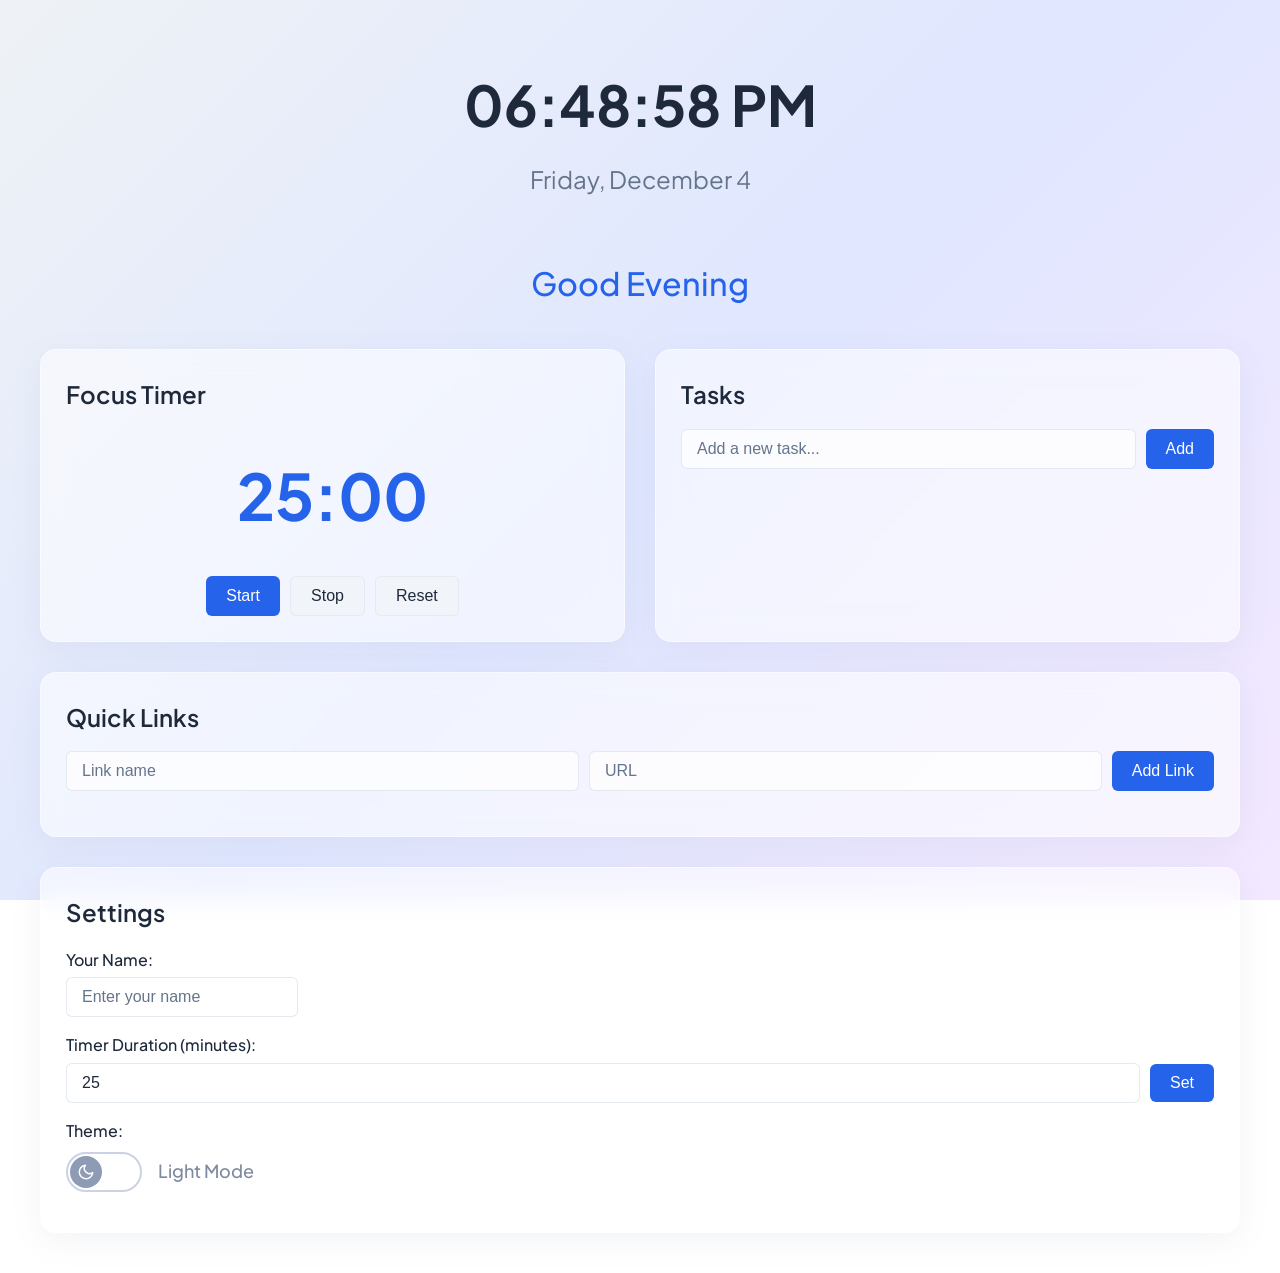
<file: index.html>
<!DOCTYPE html>
<html lang="en">
<head>
    <meta charset="UTF-8">
    <meta name="viewport" content="width=device-width, initial-scale=1.0">
    <meta name="description" content="To-Do List Life Dashboard - A personal productivity dashboard with time display, Pomodoro timer, task management, and quick links">
    <meta name="theme-color" content="#ffffff">
    <title>To-Do Life Dashboard</title>
    <link rel="preconnect" href="https://fonts.googleapis.com">
    <link rel="preconnect" href="https://fonts.gstatic.com" crossorigin>
    <link href="https://fonts.googleapis.com/css2?family=Plus+Jakarta+Sans:wght@300;400;500;600;700;800&display=swap" rel="stylesheet">
    <link rel="stylesheet" href="css/styles.css">
</head>
<body>
    <div class="dashboard">
        <!-- Time and Date Display -->
        <header class="time-section">
            <div class="time-display" id="timeDisplay">12:00:00 AM</div>
            <div class="date-display" id="dateDisplay">Monday, January 1</div>
        </header>

        <!-- Greeting Module -->
        <section class="greeting-section">
            <h1 class="greeting" id="greeting">Good Morning</h1>
        </section>

        <!-- Main Content Area -->
        <main class="main-content">
            <!-- Focus Timer Module -->
            <section class="timer-section">
                <h2 class="section-title">Focus Timer</h2>
                <div class="timer-display" id="timerDisplay">25:00</div>
                <div class="timer-controls">
                    <button class="btn btn-primary" id="timerStart" aria-label="Start timer">Start</button>
                    <button class="btn btn-secondary" id="timerStop" aria-label="Stop timer">Stop</button>
                    <button class="btn btn-secondary" id="timerReset" aria-label="Reset timer">Reset</button>
                </div>
            </section>

            <!-- Task Manager Module -->
            <section class="task-section">
                <h2 class="section-title">Tasks</h2>
                <div class="task-input-container">
                    <input 
                        type="text" 
                        id="taskInput" 
                        class="input-field" 
                        placeholder="Add a new task..."
                        maxlength="500"
                        aria-label="New task input"
                    >
                    <button class="btn btn-primary" id="taskAddBtn" aria-label="Add task">Add</button>
                </div>
                <ul class="task-list" id="taskList" aria-live="polite"></ul>
            </section>
        </main>

        <!-- Quick Links Module -->
        <section class="links-section">
            <h2 class="section-title">Quick Links</h2>
            <div class="links-input-container">
                <input 
                    type="text" 
                    id="linkName" 
                    class="input-field" 
                    placeholder="Link name"
                    maxlength="50"
                    aria-label="Link name input"
                >
                <input 
                    type="text" 
                    id="linkUrl" 
                    class="input-field" 
                    placeholder="URL"
                    maxlength="2000"
                    aria-label="Link URL input"
                >
                <button class="btn btn-primary" id="linkAddBtn" aria-label="Add link">Add Link</button>
            </div>
            <div class="links-list" id="linksList"></div>
        </section>

        <!-- Settings Panel & Theme Switcher -->
        <aside class="settings-section">
            <h2 class="section-title">Settings</h2>
            <div class="settings-group">
                <label for="userNameInput">Your Name:</label>
                <input 
                    type="text" 
                    id="userNameInput" 
                    class="input-field" 
                    placeholder="Enter your name"
                    maxlength="50"
                    aria-label="User name input"
                >
            </div>
            <div class="settings-group">
                <label for="timerDurationInput">Timer Duration (minutes):</label>
                <div style="display: flex; gap: 10px; align-items: center;">
                    <input 
                        type="number" 
                        id="timerDurationInput" 
                        class="input-field" 
                        placeholder="25"
                        min="1"
                        max="120"
                        aria-label="Timer duration input"
                        style="flex: 1;"
                    >
                    <button class="btn btn-primary" id="setTimerBtn" aria-label="Set to timer">Set</button>
                </div>
            </div>
            <div class="settings-group">
                <label for="themeToggle">Theme:</label>
                <div class="theme-toggle-wrapper">
                    <button type="button" id="themeToggle" class="theme-toggle-btn" aria-label="Toggle theme" aria-live="polite">
                        <span class="toggle-thumb">
                            <!-- Moon Icon (for Light Mode) -->
                            <svg class="icon icon-moon" viewBox="0 0 24 24" width="16" height="16" fill="none" stroke="currentColor" stroke-width="2" stroke-linecap="round" stroke-linejoin="round">
                                <path d="M21 12.79A9 9 0 1 1 11.21 3 7 7 0 0 0 21 12.79z"></path>
                            </svg>
                            <!-- Sun Icon (for Dark Mode) -->
                            <svg class="icon icon-sun" viewBox="0 0 24 24" width="16" height="16" fill="none" stroke="currentColor" stroke-width="2" stroke-linecap="round" stroke-linejoin="round">
                                <circle cx="12" cy="12" r="5"></circle>
                                <line x1="12" y1="1" x2="12" y2="3"></line>
                                <line x1="12" y1="21" x2="12" y2="23"></line>
                                <line x1="4.22" y1="4.22" x2="5.64" y2="5.64"></line>
                                <line x1="18.36" y1="18.36" x2="19.78" y2="19.78"></line>
                                <line x1="1" y1="12" x2="3" y2="12"></line>
                                <line x1="21" y1="12" x2="23" y2="12"></line>
                                <line x1="4.22" y1="19.78" x2="5.64" y2="18.36"></line>
                                <line x1="18.36" y1="5.64" x2="19.78" y2="4.22"></line>
                            </svg>
                        </span>
                    </button>
                    <span class="theme-label-text" id="themeLabelText">Light Mode</span>
                </div>
            </div>
        </aside>
    </div>

    <script src="js/app.js"></script>
</body>
</html>
</file>
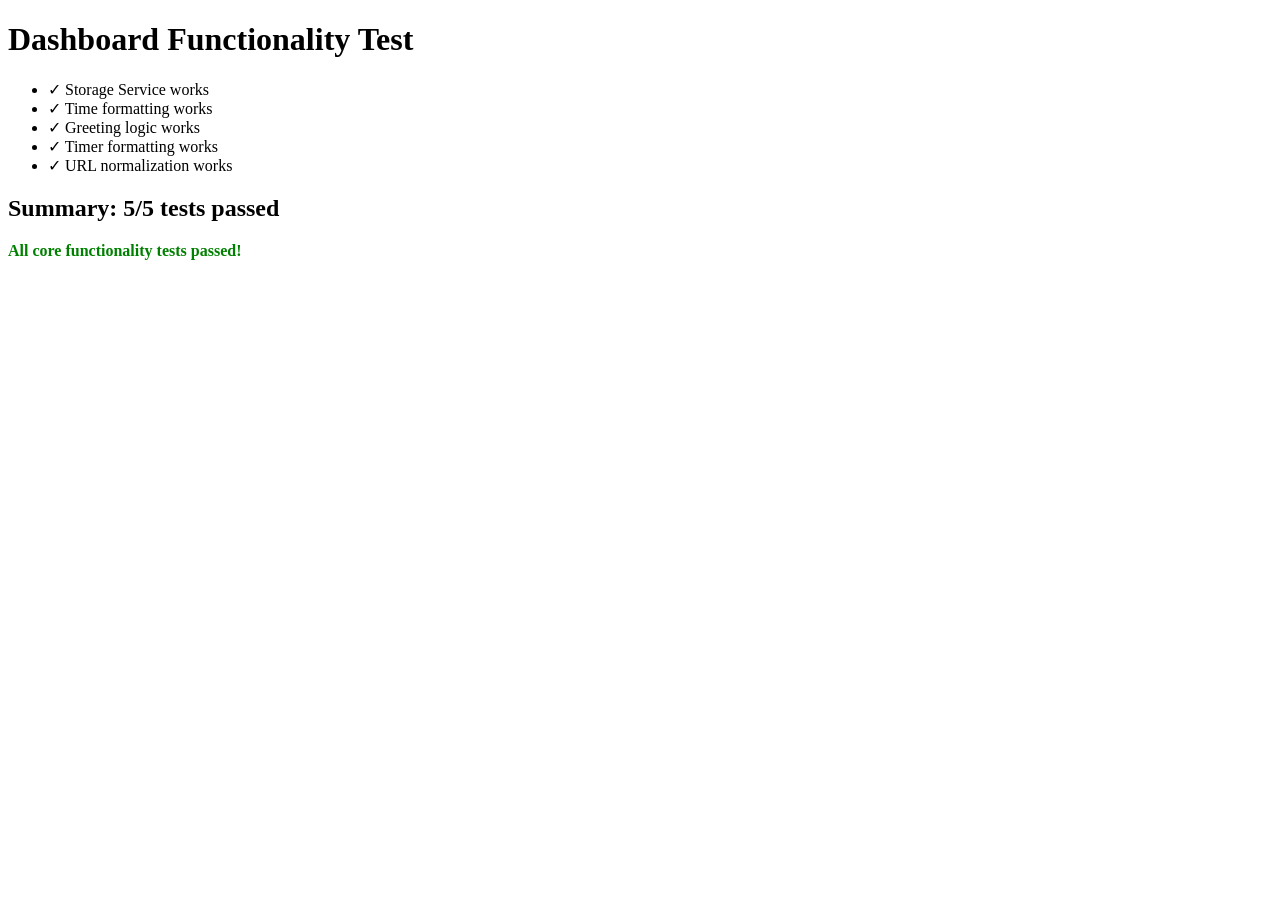
<file: test-dashboard.html>
<!DOCTYPE html>
<html lang="en">
<head>
    <meta charset="UTF-8">
    <meta name="viewport" content="width=device-width, initial-scale=1.0">
    <title>Dashboard Test</title>
</head>
<body>
    <h1>Dashboard Functionality Test</h1>
    <div id="test-results"></div>
    
    <script>
        // Simple test to verify modules are working
        const results = [];
        
        // Test 1: Storage Service
        try {
            const testKey = 'test-key';
            const testValue = { data: 'test' };
            localStorage.setItem(testKey, JSON.stringify(testValue));
            const retrieved = JSON.parse(localStorage.getItem(testKey));
            localStorage.removeItem(testKey);
            
            if (retrieved.data === 'test') {
                results.push('✓ Storage Service works');
            } else {
                results.push('✗ Storage Service failed');
            }
        } catch (e) {
            results.push('✗ Storage Service error: ' + e.message);
        }
        
        // Test 2: Time formatting
        try {
            const date = new Date('2024-01-15T14:30:45');
            const time = date.toLocaleTimeString('en-US', {
                hour: '2-digit',
                minute: '2-digit',
                second: '2-digit',
                hour12: true
            });
            
            if (time.includes('PM')) {
                results.push('✓ Time formatting works');
            } else {
                results.push('✗ Time formatting failed');
            }
        } catch (e) {
            results.push('✗ Time formatting error: ' + e.message);
        }
        
        // Test 3: Greeting logic
        try {
            function getGreeting(hour) {
                if (hour >= 5 && hour < 12) return "Good Morning";
                if (hour >= 12 && hour < 17) return "Good Afternoon";
                if (hour >= 17 && hour < 21) return "Good Evening";
                return "Good Night";
            }
            
            const morning = getGreeting(10);
            const afternoon = getGreeting(14);
            const evening = getGreeting(18);
            const night = getGreeting(22);
            
            if (morning === "Good Morning" && 
                afternoon === "Good Afternoon" && 
                evening === "Good Evening" && 
                night === "Good Night") {
                results.push('✓ Greeting logic works');
            } else {
                results.push('✗ Greeting logic failed');
            }
        } catch (e) {
            results.push('✗ Greeting logic error: ' + e.message);
        }
        
        // Test 4: Timer formatting
        try {
            function formatTime(seconds) {
                const totalSeconds = Math.max(0, Math.floor(seconds));
                const minutes = Math.floor(totalSeconds / 60);
                const secs = totalSeconds % 60;
                return `${String(minutes).padStart(2, '0')}:${String(secs).padStart(2, '0')}`;
            }
            
            const time1 = formatTime(1500);
            const time2 = formatTime(65);
            const time3 = formatTime(5);
            
            if (time1 === '25:00' && time2 === '01:05' && time3 === '00:05') {
                results.push('✓ Timer formatting works');
            } else {
                results.push('✗ Timer formatting failed');
            }
        } catch (e) {
            results.push('✗ Timer formatting error: ' + e.message);
        }
        
        // Test 5: URL normalization
        try {
            function normalizeUrl(url) {
                const trimmed = url.trim();
                if (!/^https?:\/\//i.test(trimmed)) {
                    return `https://${trimmed}`;
                }
                return trimmed;
            }
            
            const url1 = normalizeUrl('google.com');
            const url2 = normalizeUrl('https://example.com');
            const url3 = normalizeUrl('http://test.com');
            
            if (url1 === 'https://google.com' && 
                url2 === 'https://example.com' && 
                url3 === 'http://test.com') {
                results.push('✓ URL normalization works');
            } else {
                results.push('✗ URL normalization failed');
            }
        } catch (e) {
            results.push('✗ URL normalization error: ' + e.message);
        }
        
        // Display results
        const resultsDiv = document.getElementById('test-results');
        resultsDiv.innerHTML = '<ul>' + results.map(r => '<li>' + r + '</li>').join('') + '</ul>';
        
        // Summary
        const passed = results.filter(r => r.startsWith('✓')).length;
        const total = results.length;
        resultsDiv.innerHTML += `<h2>Summary: ${passed}/${total} tests passed</h2>`;
        
        if (passed === total) {
            resultsDiv.innerHTML += '<p style="color: green; font-weight: bold;">All core functionality tests passed!</p>';
        }
    </script>
</body>
</html>
</file>
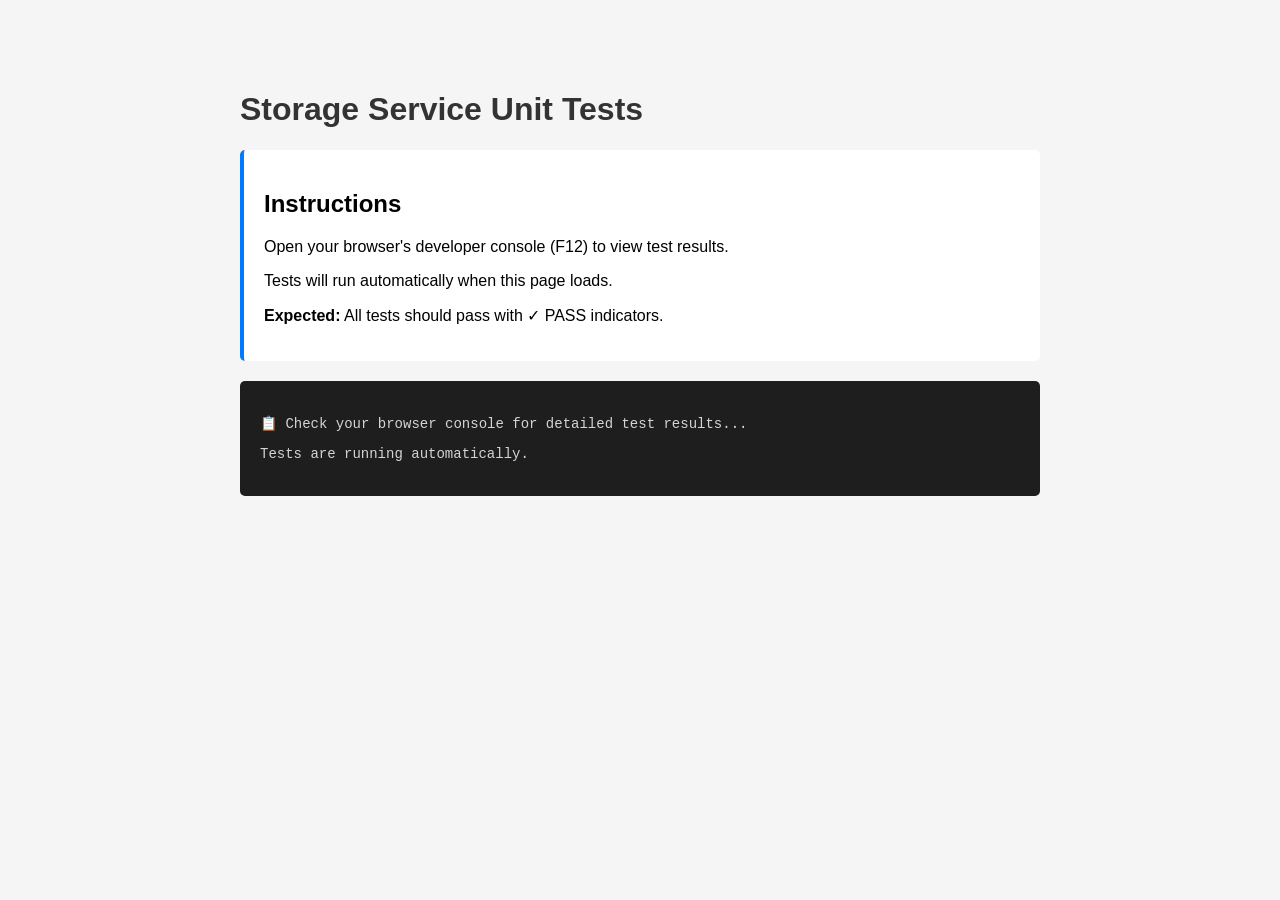
<file: test.html>
<!DOCTYPE html>
<html lang="en">
<head>
    <meta charset="UTF-8">
    <meta name="viewport" content="width=device-width, initial-scale=1.0">
    <title>Storage Service Tests - To-Do Life Dashboard</title>
    <style>
        body {
            font-family: Arial, sans-serif;
            max-width: 800px;
            margin: 50px auto;
            padding: 20px;
            background-color: #f5f5f5;
        }
        h1 {
            color: #333;
        }
        .instructions {
            background-color: white;
            padding: 20px;
            border-radius: 5px;
            margin-bottom: 20px;
            border-left: 4px solid #007bff;
        }
        .console-output {
            background-color: #1e1e1e;
            color: #d4d4d4;
            padding: 20px;
            border-radius: 5px;
            font-family: 'Courier New', monospace;
            font-size: 14px;
            overflow-x: auto;
        }
    </style>
</head>
<body>
    <h1>Storage Service Unit Tests</h1>
    
    <div class="instructions">
        <h2>Instructions</h2>
        <p>Open your browser's developer console (F12) to view test results.</p>
        <p>Tests will run automatically when this page loads.</p>
        <p><strong>Expected:</strong> All tests should pass with ✓ PASS indicators.</p>
    </div>

    <div class="console-output">
        <p>📋 Check your browser console for detailed test results...</p>
        <p>Tests are running automatically.</p>
    </div>

    <script src="js/app.test.js"></script>
</body>
</html>
</file>
<file: css/styles.css>
/* ========================================
   CSS Custom Properties - Theme Variables
   ======================================== */

/* Light Theme (Default) */
:root[data-theme="light"] {
    --bg-color: #f1f5f9;
    --bg-gradient: linear-gradient(135deg, #eef2f6 0%, #e0e7ff 50%, #f3e8ff 100%);
    --text-color: #1e293b;
    --text-secondary: #64748b;
    --accent-color: #2563eb;
    --accent-hover: #1d4ed8;
    --border-color: rgba(226, 232, 240, 0.8);
    --shadow: rgba(148, 163, 184, 0.1);
    --success-color: #10b981;
    --danger-color: #ef4444;
    --task-completed: #94a3b8;
    
    /* Glassmorphism Properties */
    --glass-bg: rgba(255, 255, 255, 0.55);
    --glass-border: rgba(255, 255, 255, 0.45);
    --glass-shadow: rgba(100, 116, 139, 0.08);
    --item-bg: rgba(255, 255, 255, 0.45);
    --item-border: rgba(255, 255, 255, 0.6);
    --input-bg: rgba(255, 255, 255, 0.7);
    --input-border: rgba(203, 213, 225, 0.5);
}

/* Dark Theme */
:root[data-theme="dark"] {
    --bg-color: #0b0f19;
    --bg-gradient: linear-gradient(135deg, #0b0f19 0%, #111827 50%, #1e1b4b 100%);
    --text-color: #f8fafc;
    --text-secondary: #94a3b8;
    --accent-color: #3b82f6;
    --accent-hover: #2563eb;
    --border-color: rgba(30, 41, 59, 0.8);
    --shadow: rgba(0, 0, 0, 0.3);
    --success-color: #10b981;
    --danger-color: #ef4444;
    --task-completed: #64748b;
    
    /* Glassmorphism Properties */
    --glass-bg: rgba(17, 24, 39, 0.55);
    --glass-border: rgba(255, 255, 255, 0.08);
    --glass-shadow: rgba(0, 0, 0, 0.3);
    --item-bg: rgba(15, 23, 42, 0.4);
    --item-border: rgba(255, 255, 255, 0.05);
    --input-bg: rgba(15, 23, 42, 0.5);
    --input-border: rgba(255, 255, 255, 0.08);
}

/* ========================================
   Reset & Base Styles
   ======================================== */

* {
    margin: 0;
    padding: 0;
    box-sizing: border-box;
}

body {
    font-family: 'Plus Jakarta Sans', -apple-system, BlinkMacSystemFont, 'Segoe UI', Roboto, sans-serif;
    font-size: 16px;
    line-height: 1.6;
    color: var(--text-color);
    background: var(--bg-gradient);
    background-attachment: fixed;
    transition: background-color 0.3s ease, color 0.3s ease;
    min-height: 100vh;
    padding: 40px 20px;
}

/* ========================================
   Layout - Dashboard Container
   ======================================== */

.dashboard {
    max-width: 1200px;
    margin: 0 auto;
    display: flex;
    flex-direction: column;
    gap: 30px;
}

/* ========================================
   Time & Date Display Section
   ======================================== */

.time-section {
    text-align: center;
    padding: 20px;
}

.time-display {
    font-size: 3.5rem;
    font-weight: 700;
    color: var(--text-color);
    margin-bottom: 10px;
}

.date-display {
    font-size: 1.5rem;
    color: var(--text-secondary);
}

/* ========================================
   Greeting Section
   ======================================== */

.greeting-section {
    text-align: center;
    padding: 10px 20px;
}

.greeting {
    font-size: 2rem;
    font-weight: 500;
    color: var(--accent-color);
}

/* ========================================
   Main Content Area (Timer & Tasks)
   ======================================== */

.main-content {
    display: grid;
    grid-template-columns: 1fr 1fr;
    gap: 30px;
}

/* ========================================
   Section Titles
   ======================================== */

.section-title {
    font-size: 1.5rem;
    font-weight: 600;
    margin-bottom: 15px;
    color: var(--text-color);
}

/* ========================================
   Focus Timer Section
   ======================================== */

.timer-section {
    background: var(--glass-bg);
    backdrop-filter: blur(14px);
    -webkit-backdrop-filter: blur(14px);
    border: 1px solid var(--glass-border);
    padding: 25px;
    border-radius: 16px;
    box-shadow: 0 8px 32px 0 var(--glass-shadow);
    transition: background-color 0.3s ease, border-color 0.3s ease, box-shadow 0.3s ease;
}

.timer-display {
    font-size: 4rem;
    font-weight: 700;
    text-align: center;
    margin: 30px 0;
    color: var(--accent-color);
}

.timer-controls {
    display: flex;
    justify-content: center;
    gap: 10px;
    flex-wrap: wrap;
}

/* ========================================
   Task Manager Section
   ======================================== */

.task-section {
    background: var(--glass-bg);
    backdrop-filter: blur(14px);
    -webkit-backdrop-filter: blur(14px);
    border: 1px solid var(--glass-border);
    padding: 25px;
    border-radius: 16px;
    box-shadow: 0 8px 32px 0 var(--glass-shadow);
    transition: background-color 0.3s ease, border-color 0.3s ease, box-shadow 0.3s ease;
}

.task-input-container {
    display: flex;
    gap: 10px;
    margin-bottom: 20px;
}

.task-list {
    list-style: none;
    display: flex;
    flex-direction: column;
    gap: 10px;
}

.task-item {
    display: flex;
    align-items: center;
    gap: 10px;
    padding: 12px;
    background-color: var(--item-bg);
    border: 1px solid var(--item-border);
    border-radius: 8px;
    transition: background-color 0.3s ease, border-color 0.3s ease;
}

.task-item__checkbox {
    width: 20px;
    height: 20px;
    cursor: pointer;
}

.task-item__text {
    flex: 1;
    font-size: 1rem;
    color: var(--text-color);
}

.task-item--completed .task-item__text {
    text-decoration: line-through;
    color: var(--task-completed);
}

.task-item__actions {
    display: flex;
    gap: 5px;
}

/* ========================================
   Quick Links Section
   ======================================== */

.links-section {
    background: var(--glass-bg);
    backdrop-filter: blur(14px);
    -webkit-backdrop-filter: blur(14px);
    border: 1px solid var(--glass-border);
    padding: 25px;
    border-radius: 16px;
    box-shadow: 0 8px 32px 0 var(--glass-shadow);
    transition: background-color 0.3s ease, border-color 0.3s ease, box-shadow 0.3s ease;
}

.links-input-container {
    display: flex;
    gap: 10px;
    margin-bottom: 20px;
    flex-wrap: wrap;
}

.links-list {
    display: flex;
    flex-wrap: wrap;
    gap: 10px;
}

.link-item {
    display: inline-flex;
    align-items: center;
    gap: 8px;
    padding: 8px 12px;
    background-color: var(--item-bg);
    border: 1px solid var(--item-border);
    border-radius: 8px;
    transition: background-color 0.3s ease, border-color 0.3s ease;
}

.link-item__btn {
    background: none;
    border: none;
    color: var(--accent-color);
    cursor: pointer;
    font-size: 1rem;
    text-decoration: none;
    padding: 0;
}

.link-item__btn:hover {
    color: var(--accent-hover);
    text-decoration: underline;
}

/* ========================================
   Settings Section
   ======================================== */

.settings-section {
    background: var(--glass-bg);
    backdrop-filter: blur(14px);
    -webkit-backdrop-filter: blur(14px);
    border: 1px solid var(--glass-border);
    padding: 25px;
    border-radius: 16px;
    box-shadow: 0 8px 32px 0 var(--glass-shadow);
    transition: background-color 0.3s ease, border-color 0.3s ease, box-shadow 0.3s ease;
}

.settings-group {
    margin-bottom: 15px;
}

.settings-group label {
    display: block;
    margin-bottom: 5px;
    font-weight: 500;
    color: var(--text-color);
}

/* ========================================
   Form Elements
   ======================================== */

.input-field {
    padding: 10px 15px;
    border: 1px solid var(--input-border);
    border-radius: 6px;
    font-size: 1rem;
    background-color: var(--input-bg);
    color: var(--text-color);
    transition: border-color 0.3s ease, background-color 0.3s ease;
    flex: 1;
}

.input-field:focus {
    outline: none;
    border-color: var(--accent-color);
}

.input-field::placeholder {
    color: var(--text-secondary);
}

/* ========================================
   Buttons
   ======================================== */

.btn {
    padding: 10px 20px;
    border: none;
    border-radius: 6px;
    font-size: 1rem;
    font-weight: 500;
    cursor: pointer;
    transition: background-color 0.3s ease, transform 0.1s ease;
    white-space: nowrap;
}

.btn:hover {
    transform: translateY(-2px);
}

.btn:active {
    transform: translateY(0);
}

.btn:focus {
    outline: 2px solid var(--accent-color);
    outline-offset: 2px;
}

.btn-primary {
    background-color: var(--accent-color);
    color: #ffffff;
}

.btn-primary:hover {
    background-color: var(--accent-hover);
}

.btn-secondary {
    background-color: var(--bg-color);
    color: var(--text-color);
    border: 1px solid var(--border-color);
}

.btn-secondary:hover {
    background-color: var(--border-color);
}

.btn-danger {
    background-color: var(--danger-color);
    color: #ffffff;
    padding: 5px 10px;
    font-size: 0.875rem;
}

.btn-danger:hover {
    background-color: #c82333;
}

.btn-edit {
    background-color: var(--success-color);
    color: #ffffff;
    padding: 5px 10px;
    font-size: 0.875rem;
}

.btn-edit:hover {
    background-color: #218838;
}

/* ========================================
   Responsive Design - Mobile First
   ======================================== */

/* Tablet and below */
@media (max-width: 768px) {
    .main-content {
        grid-template-columns: 1fr;
    }

    .time-display {
        font-size: 2.5rem;
    }

    .date-display {
        font-size: 1.2rem;
    }

    .greeting {
        font-size: 1.5rem;
    }

    .timer-display {
        font-size: 3rem;
    }

    .links-input-container {
        flex-direction: column;
    }

    .task-input-container {
        flex-direction: column;
    }
}

/* Mobile phones */
@media (max-width: 480px) {
    body {
        padding: 10px;
    }

    .dashboard {
        gap: 20px;
    }

    .time-display {
        font-size: 2rem;
    }

    .date-display {
        font-size: 1rem;
    }

    .greeting {
        font-size: 1.25rem;
    }

    .timer-display {
        font-size: 2.5rem;
    }

    .section-title {
        font-size: 1.25rem;
    }

    .timer-section,
    .task-section,
    .links-section,
    .settings-section {
        padding: 15px;
    }
}

/* ========================================
   Accessibility - Focus Indicators
   ======================================== */

*:focus-visible {
    outline: 2px solid var(--accent-color);
    outline-offset: 2px;
}

/* ========================================
   Utility Classes
   ======================================== */

.visually-hidden {
    position: absolute;
    width: 1px;
    height: 1px;
    margin: -1px;
    padding: 0;
    overflow: hidden;
    clip: rect(0, 0, 0, 0);
    white-space: nowrap;
    border: 0;
}

/* ========================================
   Theme Toggle Switch (Custom Design)
   ======================================== */

.theme-toggle-wrapper {
    display: flex;
    align-items: center;
    gap: 16px;
    margin-top: 8px;
}

.theme-toggle-btn {
    position: relative;
    width: 76px;
    height: 40px;
    border-radius: 20px;
    cursor: pointer;
    display: flex;
    align-items: center;
    border: 2px solid #ccd2e3;
    background-color: #ffffff;
    transition: background-color 0.3s ease, border-color 0.3s ease, box-shadow 0.2s ease;
    outline: none;
    box-sizing: border-box;
    padding: 0;
}

/* Hover & Focus states */
.theme-toggle-btn:hover {
    border-color: #a3b0cc;
}

.theme-toggle-btn:focus-visible {
    box-shadow: 0 0 0 3px rgba(37, 99, 235, 0.4);
}

/* Thumb */
.theme-toggle-btn .toggle-thumb {
    position: absolute;
    top: 2px;
    left: 2px;
    width: 32px;
    height: 32px;
    border-radius: 50%;
    background-color: #8e9bb5;
    display: flex;
    align-items: center;
    justify-content: center;
    color: #ffffff;
    transition: transform 0.3s cubic-bezier(0.4, 0, 0.2, 1), background-color 0.3s ease, color 0.3s ease;
}

/* SVG icon transitions */
.theme-toggle-btn .icon {
    position: absolute;
    width: 18px;
    height: 18px;
    transition: opacity 0.25s ease, transform 0.25s ease;
}

.theme-toggle-btn .icon-moon {
    opacity: 1;
    transform: scale(1) rotate(0);
}

.theme-toggle-btn .icon-sun {
    opacity: 0;
    transform: scale(0.6) rotate(-90deg);
}

/* Dark Mode Switch States */
:root[data-theme="dark"] .theme-toggle-btn {
    background-color: #2563eb;
    border-color: #2563eb;
}

:root[data-theme="dark"] .theme-toggle-btn .toggle-thumb {
    transform: translateX(36px);
    background-color: #ffffff;
    color: #2563eb;
}

:root[data-theme="dark"] .theme-toggle-btn .icon-moon {
    opacity: 0;
    transform: scale(0.6) rotate(90deg);
}

:root[data-theme="dark"] .theme-toggle-btn .icon-sun {
    opacity: 1;
    transform: scale(1) rotate(0);
}

/* Label text style */
.theme-label-text {
    font-size: 1.125rem;
    font-weight: 500;
    color: #7e8a9f;
    transition: color 0.3s ease;
}
</file>
